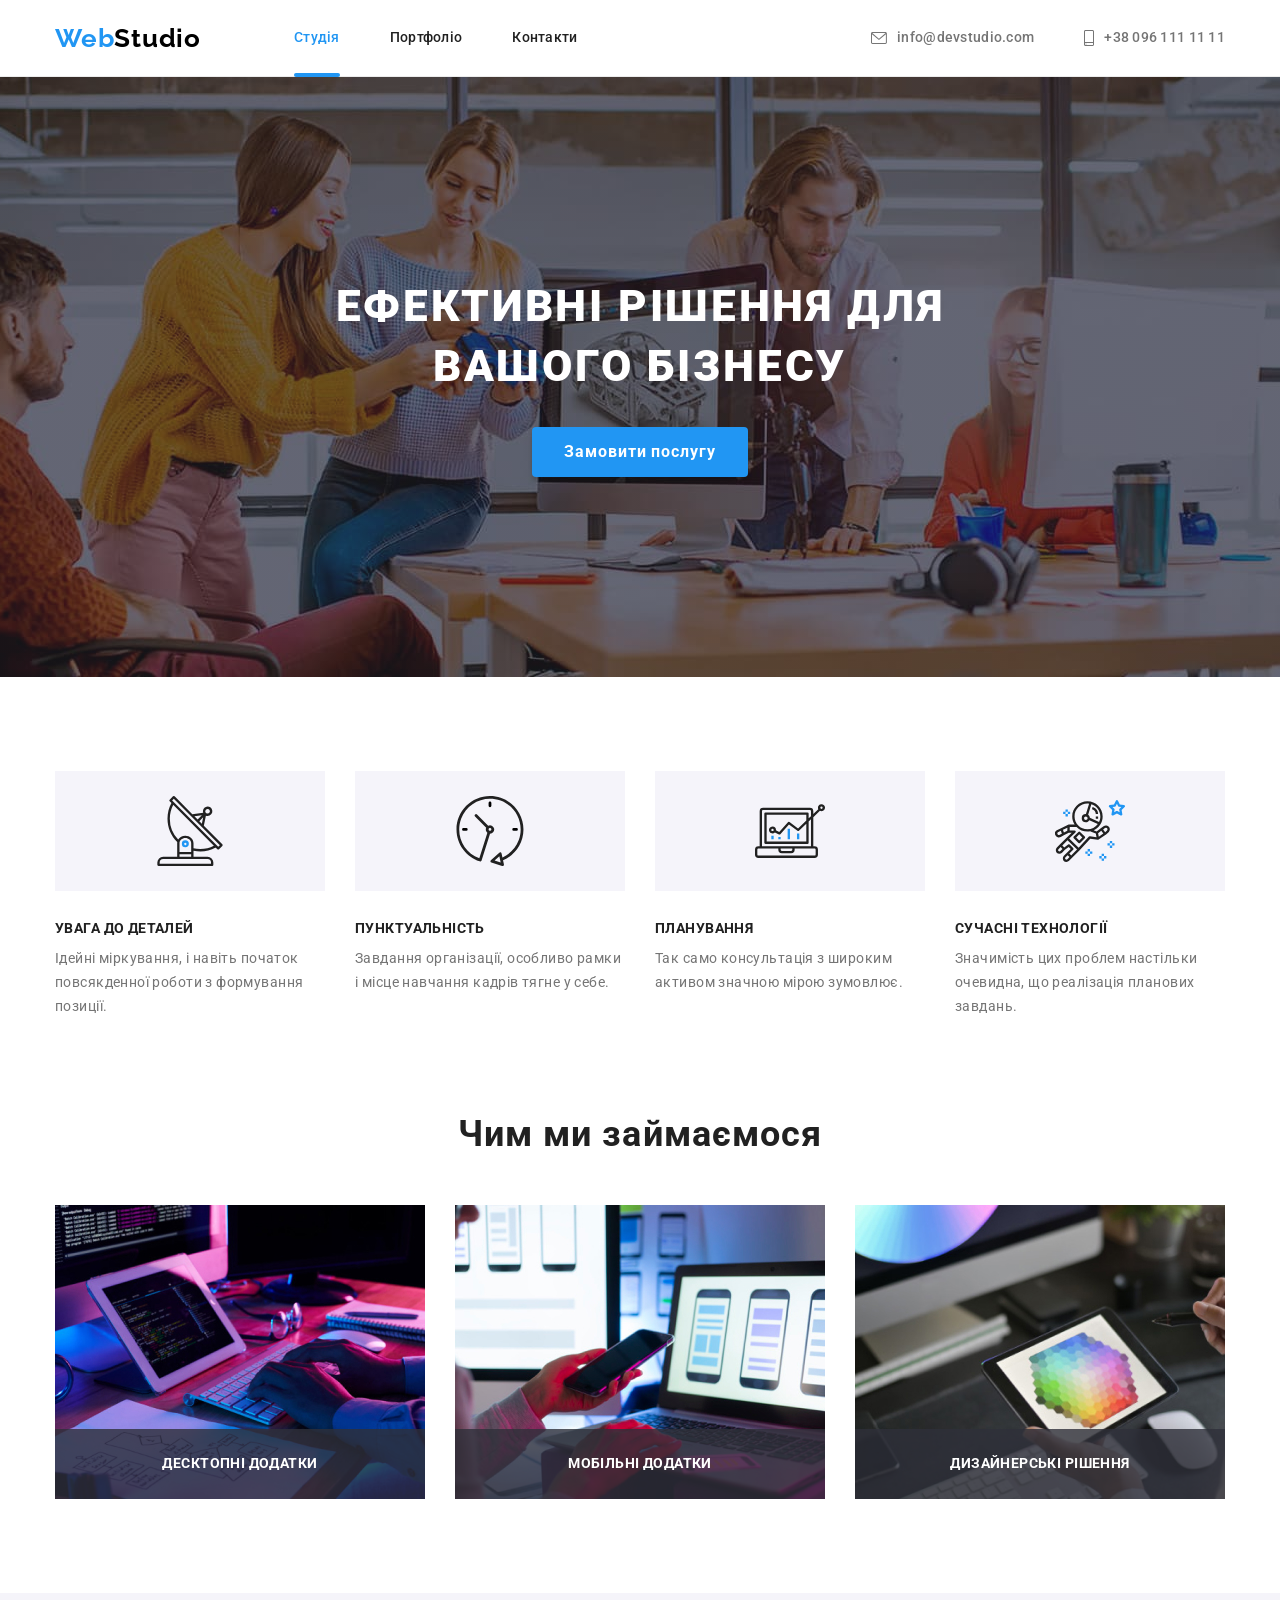
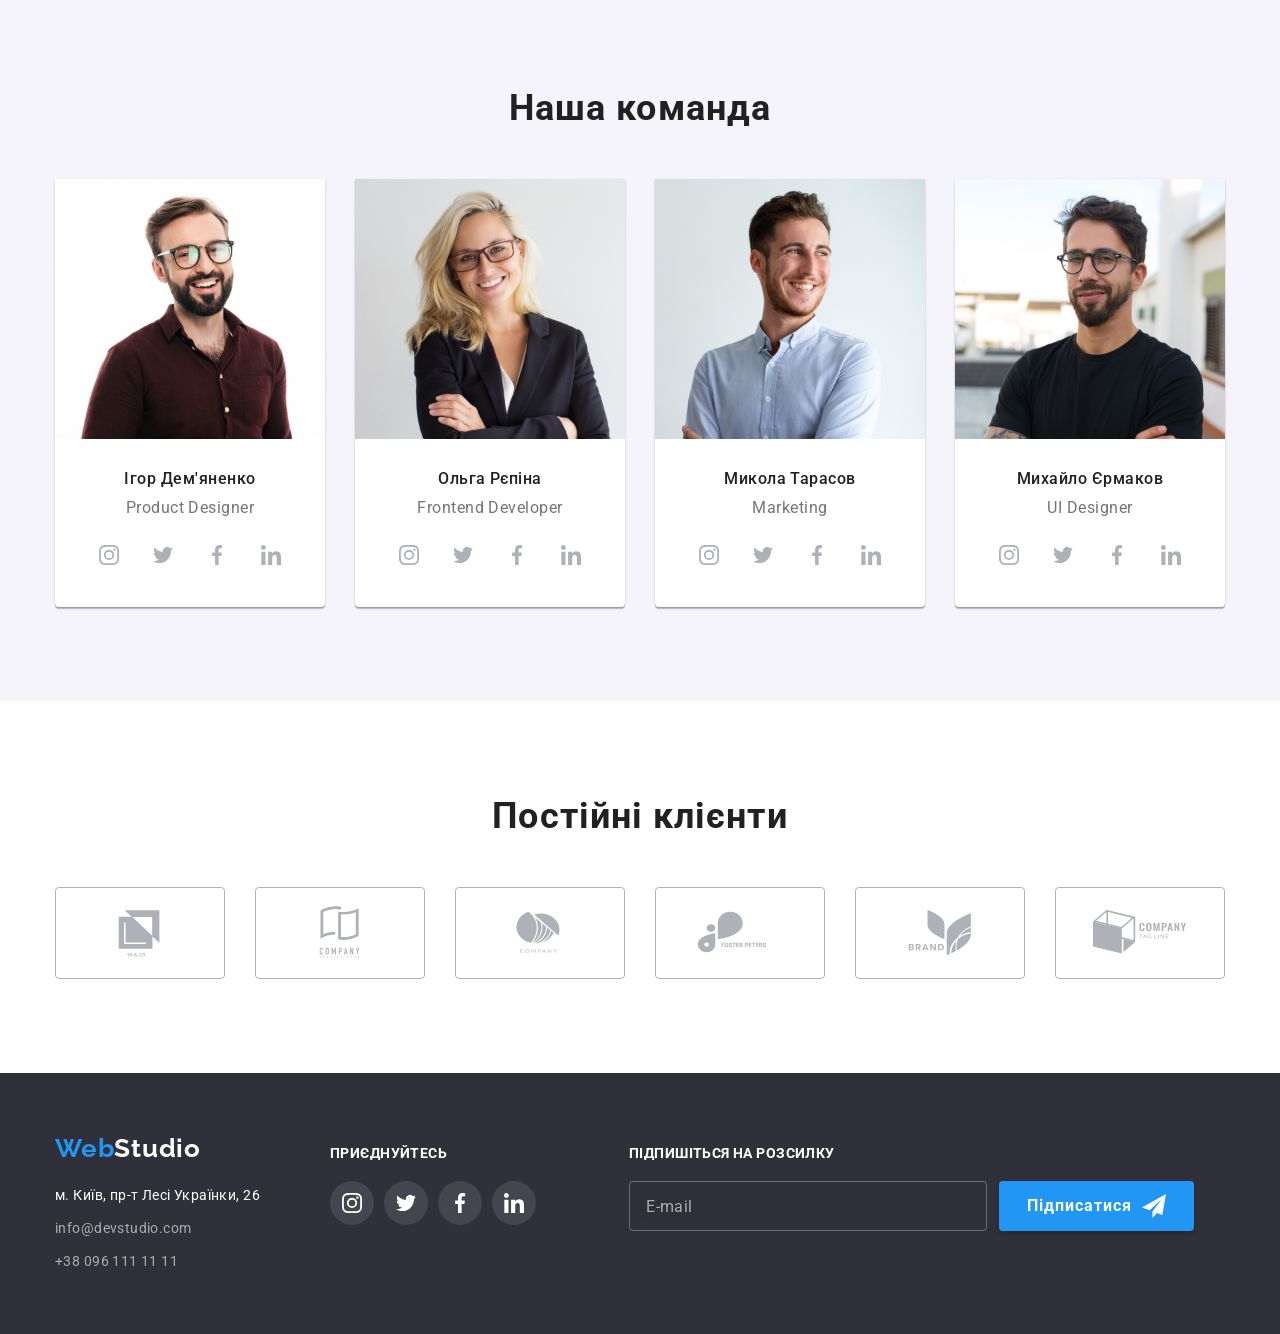
<file: index.html>
<!DOCTYPE html>
<html lang="uk">
  <head>
    <meta charset="UTF-8" />
    <meta http-equiv="X-UA-Compatible" content="IE=edge" />
    <meta name="viewport" content="width=device-width, initial-scale=1.0" />
    <title>WebStudio</title>
    <link
      href="https://fonts.googleapis.com/css2?family=Raleway:wght@700&family=Roboto:wght@400;500;700;900&display=swap"
      rel="stylesheet"
    />
    <link
      rel="stylesheet"
      href="https://cdnjs.cloudflare.com/ajax/libs/modern-normalize/1.1.0/modern-normalize.min.css"
    />
    <link rel="stylesheet" href="./css/main.min.css">
  </head>
  <body>
    <!-- header  -->
    <header class="header">
      <div class="container">
        <nav class="navigation">
          <a href="index.html" class="logo navigation__logo link"
            >Web<span class="logo_color_black">Studio</span>
          </a>
          <ul class="navigation__list list">
            <li class="navigation__item">
              <a class="navigation__link link current" href="index.html">Студія</a>
            </li>
            <li class="navigation__item">
              <a class="navigation__link link" href="portfolio.html">Портфоліо</a>
            </li>
            <li class="navigation__item">
              <a class="navigation__link link" href="/Контакти">Контакти</a>
            </li>
          </ul>
        </nav>
        <!-- contacts -->
        <ul class="contacts list">
          <li class="contacts__item">
            <a class="contacts__link link" href="mailto:info@devstudio.com">
              <svg class="contacts__logo" width="16" height="12">
                <use href="./images/icons.svg#icon-envelope"></use>
              </svg>
              info@devstudio.com</a
            >
          </li>
          <li class="contacts__item">
            <a class="contacts__link link" href="tel:+380961111111"
              ><svg class="contacts__logo" width="10" height="16">
                <use href="./images/icons.svg#icon-smartphone"></use>
              </svg>
              +38 096 111 11 11</a
            >
          </li>
        </ul>
      </div>
    </header>
    <!-- main -->
    <main>
        <!-- hero -->
        <section class="hero">
          <div class="container">
            <h1 class="hero-title">ЕФЕКТИВНІ РІШЕННЯ ДЛЯ ВАШОГО БІЗНЕСУ</h1>
            <button type="button" class="button hero-btn" data-modal-open>
              Замовити послугу
            </button>
          </div>
        </section>
  
        <!-- skill -->
        <section class="section skill">
          <div class="container">
            <h2 class="visually-hidden">Чому саме ми</h2>
            <ul class="section-list list">
              <li class="section-list__item item">
                <div class="skill__logo">
                  <svg width="70" height="70">
                    <use href="./images/icons.svg#icon-antenna"></use>
                  </svg>
                </div>
                <h3 class="skill__title">УВАГА ДО ДЕТАЛЕЙ</h3>
                <p class="skill__text">
                  Ідейні міркування, і навіть початок повсякденної роботи з
                  формування позиції.
                </p>
              </li>
              <li class="section-list__item item">
                <div class="skill__logo">
                  <svg width="70" height="70">
                    <use href="./images/icons.svg#icon-clock"></use>
                  </svg>
                </div>
                <h3 class="skill__title">ПУНКТУАЛЬНІСТЬ</h3>
                <p class="skill__text">
                  Завдання організації, особливо рамки і місце навчання кадрів
                  тягне у себе.
                </p>
              </li>
              <li class="section-list__item item">
                <div class="skill__logo">
                  <svg width="70" height="70">
                    <use href="./images/icons.svg#icon-diagram"></use>
                  </svg>
                </div>
                <h3 class="skill__title">ПЛАНУВАННЯ</h3>
                <p class="skill__text">
                  Так само консультація з широким активом значною мірою зумовлює.
                </p>
              </li>
              <li class="section-list__item item">
                <div class="skill__logo">
                  <svg width="70" height="70">
                    <use href="./images/icons.svg#icon-astronaut"></use>
                  </svg>
                </div>
                <h3 class="skill__title">СУЧАСНІ ТЕХНОЛОГІЇ</h3>
                <p class="skill__text">
                  Значимість цих проблем настільки очевидна, що реалізація
                  планових завдань.
                </p>
              </li>
            </ul>
          </div>
        </section>
  
        <!-- job -->
        <section class="section job">
          <div class="container">
            <h2 class="section__title">Чим ми займаємося</h2>
            <ul class="section-list list">
              <li class="job__item">
                <img
                  src="./images/a.jpg"
                  alt="Людина пише код на клавіатурі."
                  width="370"
                  height="294"
                />
                <div class="job__box">Десктопні додатки</div>
              </li>
              <li class="job__item">
                <img
                  src="./images/b.jpg"
                  alt="Людина розробляє стилістику мобільного додатку."
                  width="370"
                  height="294"
                />
                <div class="job__box">Мобільні додатки</div>
              </li>
              <li class="job__item">
                <img
                  src="./images/c.jpg"
                  alt="Людина підбирає правильне поєднання кольорів."
                  width="370"
                  height="294"
                />
                <div class="job__box">Дизайнерські рішення</div>
              </li>
            </ul>
          </div>
        </section>
  
        <!-- team -->
        <section class="section team">
          <div class="container">
            <h2 class="section__title">Наша команда</h2>
            <ul class="section-list list">
              <li class="section-list__item card">
                <img
                  src="./images/photo_igor.jpg"
                  alt="Фотографія Ігоря"
                  width="270"
                  height="260"
                />
                <div class="team__position">
                  <h3 class="team__title">Ігор Дем'яненко</h3>
                  <p class="team__text">Product Designer</p>
                  <ul class="social-item">
                    <li class="team__links list">
                      <a
                        class="team__icon"
                        href="/instagram"
                        target="_blank"
                        rel="noopener noreferrer nofollow"
                      >
                        <svg class="team-icon-links" width="20" height="20">
                          <use href="./images/icons.svg#icon-instagram"></use>
                        </svg>
                      </a>
                    </li>
                    <li class="team__links list">
                      <a
                        class="team__icon"
                        href="/twitter"
                        target="_blank"
                        rel="noopener noreferrer nofollow"
                      >
                        <svg width="20" height="20">
                          <use href="./images/icons.svg#icon-twitter"></use>
                        </svg>
                      </a>
                    </li>
                    <li class="team__links list">
                      <a
                        class="team__icon"
                        href="/facebook"
                        target="_blank"
                        rel="noopener noreferrer nofollow"
                      >
                        <svg width="20" height="20">
                          <use href="./images/icons.svg#icon-facebook"></use>
                        </svg>
                      </a>
                    </li>
                    <li class="team__links list">
                      <a
                        class="team__icon"
                        href="/linkedin"
                        target="_blank"
                        rel="noopener noreferrer nofollow"
                      >
                        <svg width="20" height="20">
                          <use href="./images/icons.svg#icon-linkedin"></use>
                        </svg>
                      </a>
                    </li>
                  </ul>
                </div>
              </li>
              <li class="section-list__item card">
                <img
                  src="./images/photo_olga.jpg"
                  alt="Фотографія Ольги"
                  width="270"
                  height="260"
                />
                <div class="team__position">
                  <h3 class="team__title">Ольга Рєпіна</h3>
                  <p class="team__text">Frontend Developer</p>
                  <ul class="social-item">
                    <li class="team__links list">
                      <a
                        class="team__icon"
                        href="/instagram"
                        target="_blank"
                        rel="noopener noreferrer nofollow"
                      >
                        <svg width="20" height="20">
                          <use href="./images/icons.svg#icon-instagram"></use>
                        </svg>
                      </a>
                    </li>
                    <li class="team__links list">
                      <a
                        class="team__icon"
                        href="/twitter"
                        target="_blank"
                        rel="noopener noreferrer nofollow"
                      >
                        <svg width="20" height="20">
                          <use href="./images/icons.svg#icon-twitter"></use>
                        </svg>
                      </a>
                    </li>
                    <li class="team__links list">
                      <a
                        class="team__icon"
                        href="/facebook"
                        target="_blank"
                        rel="noopener noreferrer nofollow"
                      >
                        <svg class="team-icon-links" width="20" height="20">
                          <use href="./images/icons.svg#icon-facebook"></use>
                        </svg>
                      </a>
                    </li>
                    <li class="team__links list">
                      <a
                        class="team__icon"
                        href="/linkedin"
                        target="_blank"
                        rel="noopener noreferrer nofollow"
                      >
                        <svg width="20" height="20">
                          <use href="./images/icons.svg#icon-linkedin"></use>
                        </svg>
                      </a>
                    </li>
                  </ul>
                </div>
              </li>
              <li class="section-list__item card">
                <img
                  src="./images/photo_mykola.jpg"
                  alt="Фотографія Миколи"
                  width="270"
                  height="260"
                />
                <div class="team__position">
                  <h3 class="team__title">Микола Тарасов</h3>
                  <p class="team__text">Marketing</p>
                  <ul class="social-item">
                    <li class="team__links list">
                      <a
                        class="team__icon"
                        href="/instagram"
                        target="_blank"
                        rel="noopener noreferrer nofollow"
                      >
                        <svg width="20" height="20">
                          <use href="./images/icons.svg#icon-instagram"></use>
                        </svg>
                      </a>
                    </li>
                    <li class="team__links list">
                      <a
                        class="team__icon"
                        href="/twitter"
                        target="_blank"
                        rel="noopener noreferrer nofollow"
                      >
                        <svg width="20" height="20">
                          <use href="./images/icons.svg#icon-twitter"></use>
                        </svg>
                      </a>
                    </li>
                    <li class="team__links list">
                      <a
                        class="team__icon"
                        href="/facebook"
                        target="_blank"
                        rel="noopener noreferrer nofollow"
                      >
                        <svg width="20" height="20">
                          <use href="./images/icons.svg#icon-facebook"></use>
                        </svg>
                      </a>
                    </li>
                    <li class="team__links list">
                      <a
                        class="team__icon"
                        href="/linkedin"
                        target="_blank"
                        rel="noopener noreferrer nofollow"
                      >
                        <svg width="20" height="20">
                          <use href="./images/icons.svg#icon-linkedin"></use>
                        </svg>
                      </a>
                    </li>
                  </ul>
                </div>
              </li>
              <li class="section-list__item card">
                <img
                  src="./images/photo_mykhaylo.jpg"
                  alt="Фотографія Михайла"
                  width="270"
                  height="260"
                />
                <div class="team__position">
                  <h3 class="team__title">Михайло Єрмаков</h3>
                  <p class="team__text">UI Designer</p>
                  <ul class="social-item">
                    <li class="team__links list">
                      <a
                        class="team__icon"
                        href="/instagram"
                        target="_blank"
                        rel="noopener noreferrer nofollow"
                      >
                        <svg width="20" height="20">
                          <use href="./images/icons.svg#icon-instagram"></use>
                        </svg>
                      </a>
                    </li>
                    <li class="team__links list">
                      <a
                        class="team__icon"
                        href="/twitter"
                        target="_blank"
                        rel="noopener noreferrer nofollow"
                      >
                        <svg width="20" height="20">
                          <use href="./images/icons.svg#icon-twitter"></use>
                        </svg>
                      </a>
                    </li>
                    <li class="team__links list">
                      <a
                        class="team__icon"
                        href="/facebook"
                        target="_blank"
                        rel="noopener noreferrer nofollow"
                      >
                        <svg width="20" height="20">
                          <use href="./images/icons.svg#icon-facebook"></use>
                        </svg>
                      </a>
                    </li>
                    <li class="team__links list">
                      <a
                        class="team__icon"
                        href="/linkedin"
                        target="_blank"
                        rel="noopener noreferrer nofollow"
                      >
                        <svg width="20" height="20">
                          <use href="./images/icons.svg#icon-linkedin"></use>
                        </svg>
                      </a>
                    </li>
                  </ul>
                </div>
              </li>
            </ul>
          </div>
        </section>
        <!-- clients -->
        <section class="section clients">
          <div class="container">
            <h2 class="section__title">Постійні клієнти</h2>
              <ul class="clients__item list">
                <li class="clients__list">
                  <a
                    class="clients__links"
                    href=""
                    target="_blank"
                    rel="noopener noreferrer nofollow"
                  >
                    <svg class="clients__icon">
                      <use href="./images/icons.svg#icon-logo_tc"></use>
                    </svg>
                  </a>
                </li>
                <li class="clients__list">
                  <a
                    class="clients__links"
                    href=""
                    target="_blank"
                    rel="noopener noreferrer nofollow"
                  >
                    <svg class="clients__icon">
                      <use href="./images/icons.svg#icon-logo_cth"></use>
                    </svg>
                  </a>
                </li>
                <li class="clients__list">
                  <a
                    class="clients__links"
                    href=""
                    target="_blank"
                    rel="noopener noreferrer nofollow"
                  >
                    <svg class="clients__icon">
                      <use href="./images/icons.svg#icon-logo_company"></use>
                    </svg>
                  </a>
                </li>
                <li class="clients__list">
                  <a
                    class="clients__links"
                    href=""
                    target="_blank"
                    rel="noopener noreferrer nofollow"
                  >
                    <svg class="clients__icon">
                      <use href="./images/icons.svg#icon-foster_peters"></use>
                    </svg>
                  </a>
                </li>
                <li class="clients__list">
                  <a
                    class="clients__links"
                    href=""
                    target="_blank"
                    rel="noopener noreferrer nofollow"
                  >
                    <svg class="clients__icon">
                      <use href="./images/icons.svg#icon-brand"></use>
                    </svg>
                  </a>
                </li>
                <li class="clients__list">
                  <a
                    class="clients__links"
                    href=""
                    target="_blank"
                    rel="noopener noreferrer nofollow"
                  >
                    <svg class="clients__icon">
                      <use href="./images/icons.svg#icon-logo_ctl"></use>
                    </svg>
                  </a>
                </li>
              </ul>
          </div>
        </section>
      </main>
      <!-- footer -->
      <footer class="footer">
        <div class="container footer-block">
          <div class="address-block">
            <a href="index.html" class="logo footer-logo link"
              >Web<span class="logo_color_white">Studio</span></a
            >
            <address class="footer-address">
              <ul class="footer-contacts-list list">
                <li class="footer-contacts-item">
                  <a
                    href="https://goo.gl/maps/3zeDdeHrW4QCqBMXA"
                    target="_blank"
                    rel="noopener noreferrer nofollow"
                    class="footer-address-place link"
                    >м. Київ, пр-т Лесі Українки, 26</a
                  >
                </li>
  
                <li class="footer-contacts-item">
                  <a
                    class="footer-contacts-link link"
                    href="mailto:info@devstudio.com"
                    >info@devstudio.com</a
                  >
                </li>
                <li class="footer-contacts-item">
                  <a class="footer-contacts-link link" href="tel:+380961111111"
                    >+38 096 111 11 11</a
                  >
                </li>
              </ul>
            </address>
          </div>
          <!-- Social links -->
          <div class="footer-social-position">
            <h2 class="footer-title-social">приєднуйтесь</h2>
            <ul class="social-item">
              <li class="footer-social-links list">
                <a
                  class="footer-icon"
                  href="/instagram"
                  target="_blank"
                  rel="noopener noreferrer nofollow"
                >
                  <svg class="team-icon-links" width="20" height="20">
                    <use href="./images/icons.svg#icon-instagram"></use>
                  </svg>
                </a>
              </li>
              <li class="footer-social-links list">
                <a
                  class="footer-icon"
                  href="/twitter"
                  target="_blank"
                  rel="noopener noreferrer nofollow"
                >
                  <svg width="20" height="20">
                    <use href="./images/icons.svg#icon-twitter"></use>
                  </svg>
                </a>
              </li>
              <li class="footer-social-links list">
                <a
                  class="footer-icon"
                  href="/facebook"
                  target="_blank"
                  rel="noopener noreferrer nofollow"
                >
                  <svg class="team-icon-links" width="20" height="20">
                    <use href="./images/icons.svg#icon-facebook"></use>
                  </svg>
                </a>
              </li>
              <li class="footer-social-links list">
                <a
                  class="footer-icon"
                  href="/linkedin"
                  target="_blank"
                  rel="noopener noreferrer nofollow"
                >
                  <svg class="team-icon-links" width="20" height="20">
                    <use href="./images/icons.svg#icon-linkedin"></use>
                  </svg>
                </a>
              </li>
            </ul>
          </div>
          <!-- mail form -->
          <form class="footer-form">
            <h2 class="footer-title-social">Підпишіться на розсилку</h2>
            <label for="email" class="visually-hidden">E-mail</label>
            <div class="footer-send-form">
              <input
                type="text"
                name="email"
                id="email"
                class="footer-mail-form"
                placeholder="E-mail"
              />
              <button type="submit" class="button footer-button">
                Підписатися
                <svg class="footer-button-img" width="24" height="24">
                  <use href="./images/icons.svg#icon-send"></use>
                </svg>
              </button>
            </div>
          </form>
        </div>
      </footer>
      <!-- backdrop -->
      <div class="backdrop is-hidden" data-modal>
        <div class="modal">
          <button class="close-btn" type="button" data-modal-close>
            <svg class="close-icon">
              <use href="./images/icons.svg#icon-close_icon"></use>
            </svg>
          </button>
          <p class="modal-title">Залиште свої дані, ми вам передзвонимо</p>
          <form>
            <div class="modal-field">
              <label for="user-name" class="modal-label">Ім'я</label>
              <div class="input-wrap">
                <input
                  type="text"
                  name="user-name"
                  class="modal-input"
                  required
                  id="user-name"
                />
                <svg class="modal-icon" width="18" height="18">
                  <use href="./images/icons.svg#icon-person"></use>
                </svg>
              </div>
            </div>
            <div class="modal-field">
              <label for="user-tel" class="modal-label">Телефон</label>
              <div class="input-wrap">
                <input
                  type="tel"
                  name="user-tel"
                  class="modal-input"
                  required
                  id="user-tel"
                />
                <svg class="modal-icon" width="18" height="18">
                  <use href="./images/icons.svg#icon-phone"></use>
                </svg>
              </div>
            </div>
            <div class="modal-field">
              <label for="user-email" class="modal-label">Пошта</label>
              <div class="input-wrap">
                <input
                  type="email"
                  name="user-email"
                  class="modal-input"
                  required
                  id="user-email"
                />
                <svg class="modal-icon" width="18" height="18">
                  <use href="./images/icons.svg#icon-email-black"></use>
                </svg>
              </div>
            </div>
            <div class="modal-field">
              <label for="user-comment" class="modal-label">Коментар</label>
              <textarea
                name="user-comment"
                id="user-comment"
                class="modal-comment"
                placeholder="Введіть текст"
              ></textarea>
            </div>
            <label class="form-privacy">
              <input type="checkbox" name="checkbox" class="visually-hidden" />
              <span class="form-icon">
                <svg class="icon-check" width="13" height="10">
                  <use href="./images/icons.svg#icon-check"></use>
                </svg>
              </span>
              Погоджуюся з розсилкою та приймаю <a href="#">Умови договору</a>
            </label>
            <button type="submit" class="button modal-button">Відправити</button>
          </form>
        </div>
      </div>
      <script src="./js/modal.js"></script>
    </body>
  </html>
</file>
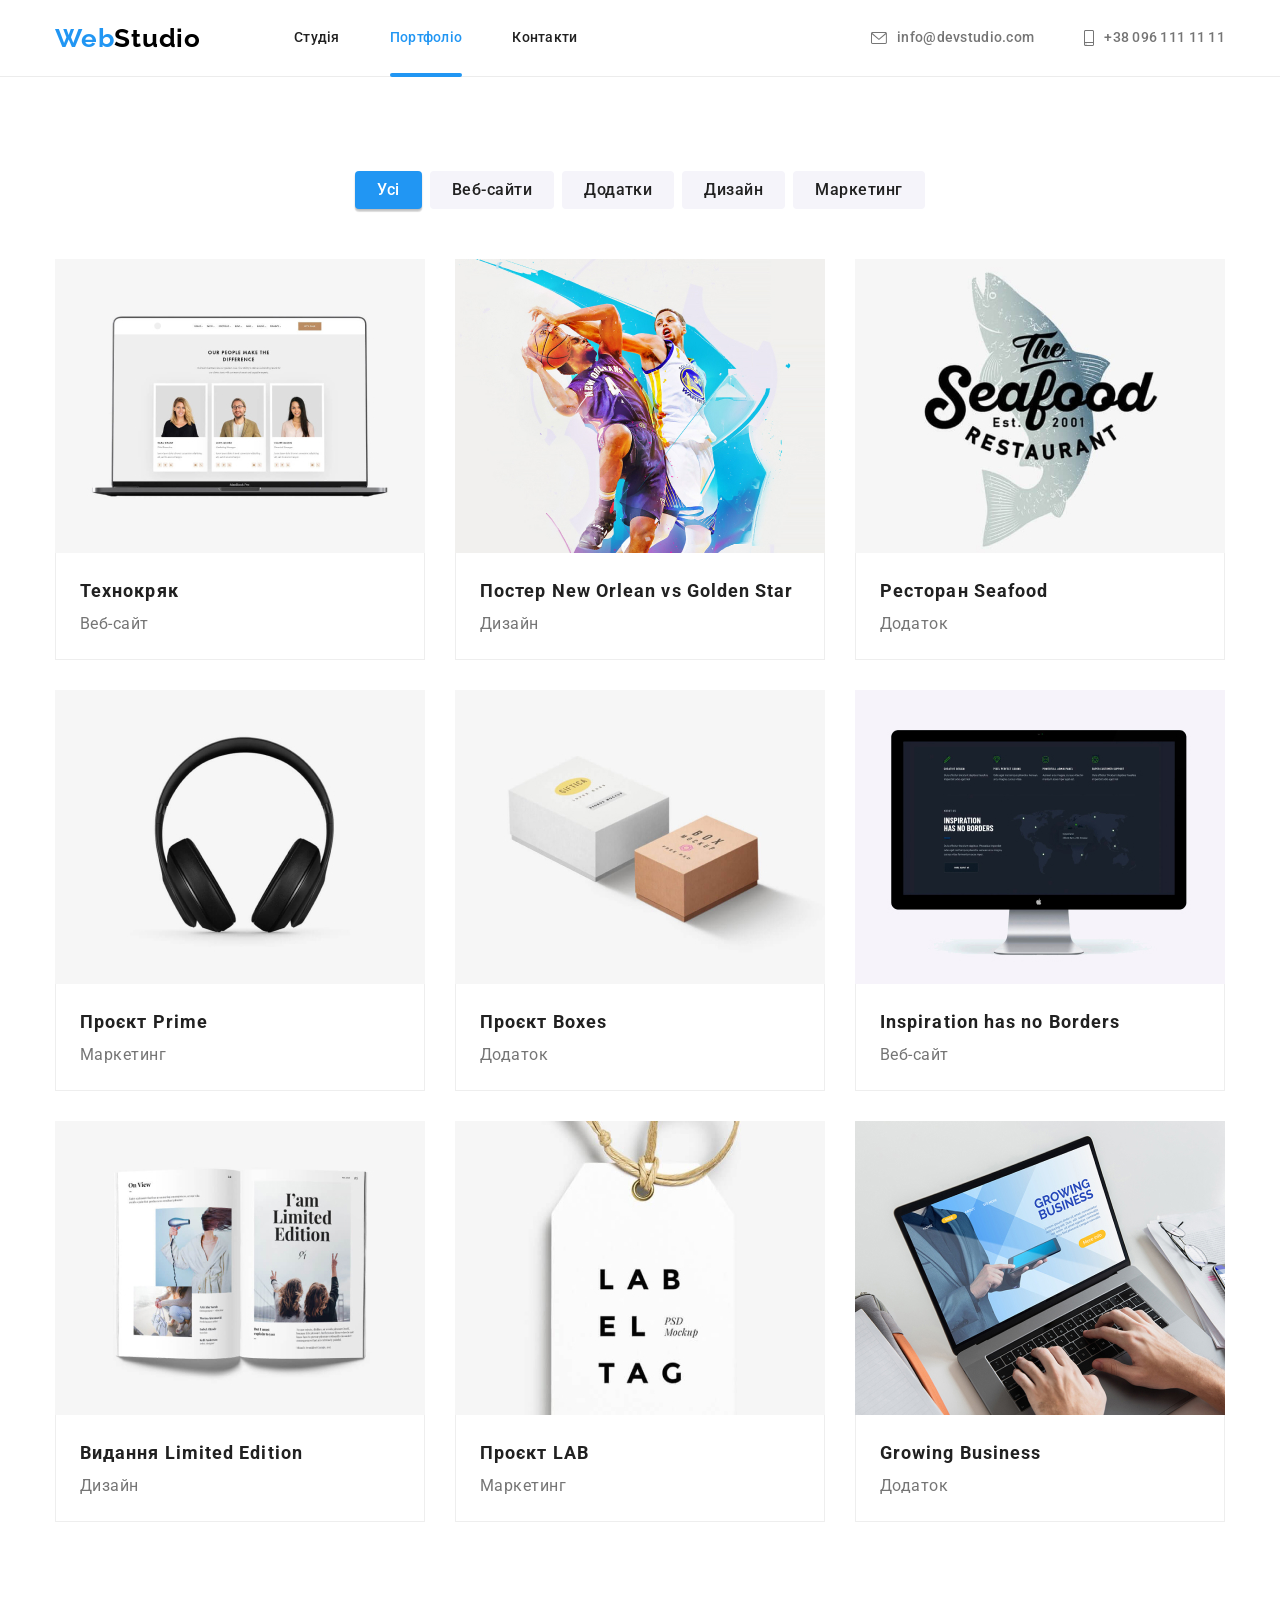
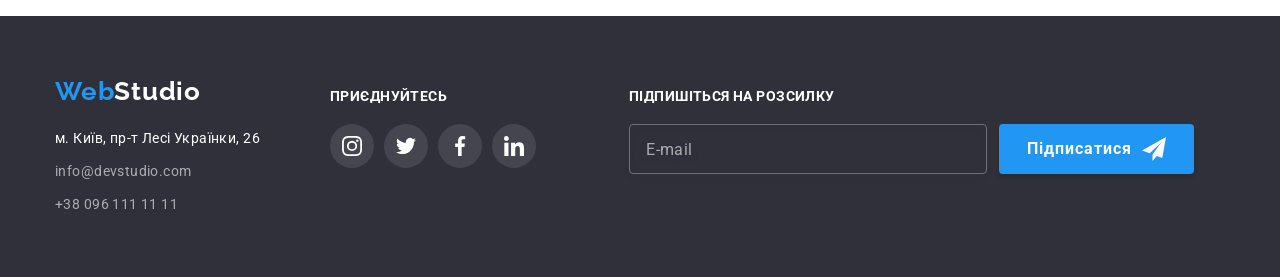
<file: portfolio.html>
<!DOCTYPE html>
<html lang="uk">
  <head>
    <meta charset="UTF-8" />
    <meta http-equiv="X-UA-Compatible" content="IE=edge" />
    <meta name="viewport" content="width=device-width, initial-scale=1.0" />
    <title>Portfolio</title>
    <link
      href="https://fonts.googleapis.com/css2?family=Raleway:wght@700&family=Roboto:wght@400;500;700;900&display=swap"
      rel="stylesheet"
    />
    <link
      rel="stylesheet"
      href="https://cdnjs.cloudflare.com/ajax/libs/modern-normalize/1.1.0/modern-normalize.min.css"
    />
    <link
    rel="stylesheet"
    href="https://cdnjs.cloudflare.com/ajax/libs/animate.css/4.1.1/animate.min.css"
  />
    <link rel="stylesheet" href="./css/main.min.css">
  </head>
  <body>
       <!-- header  -->
    <header class="header">
      <div class="container">
        <nav class="navigation">
          <a href="index.html" class="logo navigation__logo link"
            >Web<span class="logo_color_black">Studio</span>
          </a>
          <ul class="navigation__list list">
            <li class="navigation__item">
              <a class="navigation__link link" href="index.html">Студія</a>
            </li>
            <li class="navigation__item">
              <a class="navigation__link link current" href="portfolio.html">Портфоліо</a>
            </li>
            <li class="navigation__item">
              <a class="navigation__link link" href="/Контакти">Контакти</a>
            </li>
          </ul>
        </nav>
        <!-- contacts -->
        <ul class="contacts list">
          <li class="contacts__item">
            <a class="contacts__link link" href="mailto:info@devstudio.com">
              <svg class="contacts__logo" width="16" height="12">
                <use href="./images/icons.svg#icon-envelope"></use>
              </svg>
              info@devstudio.com</a
            >
          </li>
          <li class="contacts__item">
            <a class="contacts__link link" href="tel:+380961111111"
              ><svg class="contacts__logo" width="10" height="16">
                <use href="./images/icons.svg#icon-smartphone"></use>
              </svg>
              +38 096 111 11 11</a
            >
          </li>
        </ul>
      </div>
    </header>

    <!-- main -->
    <main>
      <section class="section-portfolio">
        <div class="container">
          <h1 class="visually-hidden">Галерея робіт</h1>
          <!-- button -->
          <ul class="portfolio-btn-list list">
            <li class="portfolio-btn-item">
              <button class="section-portfolio-btn current" type="button">
                Усі
              </button>
            </li>
            <li class="portfolio-btn-item">
              <button class="section-portfolio-btn" type="button">
                Веб-сайти
              </button>
            </li>
            <li class="portfolio-btn-item">
              <button class="section-portfolio-btn" type="button">
                Додатки
              </button>
            </li>
            <li class="portfolio-btn-item">
              <button class="section-portfolio-btn" type="button">
                Дизайн
              </button>
            </li>
            <li class="portfolio-btn-item">
              <button class="section-portfolio-btn" type="button">
                Маркетинг
              </button>
            </li>
          </ul>
          <!-- examples -->
          <ul class="portfolio-examples-list list">
            <li class="portfolio-examples-item">
              <a href="" class="portfolio-examples-link link">
                <div class="portfolio-examples-thumb">
                  <img
                    src="./images/notebook.jpg"
                    alt="Ноутбук з фотокартками трьох людей."
                    width="370"
                  />
                  <p class="examples-top-text">Ресурс пропонує комплексні пропозиції 
                    з різним рівнем функціоналу та сервісів. Все це дозволить 
                    відвідувачу отримати вичерпні відомості про компанію чи приватну 
                    особу.</p>
                </div>
                <div class="portfolio-examples-border">
                  <h2 class="portfolio-examples-title">Технокряк</h2>
                  <p class="portfolio-examples-text">Веб-сайт</p>
                </div>
              </a>
            </li>
            <li class="portfolio-examples-item">
              <a href="" class="portfolio-examples-link link"> 
                <div class="portfolio-examples-thumb">
                  <img
                    src="./images/basketball.jpg"
                    alt="Баскетболіст намагається відібрати м'яч в іншого."
                    width="370"
                  />
                  <p class="examples-top-text">Ресурс пропонує комплексні пропозиції 
                    з різним рівнем функціоналу та сервісів. Все це дозволить 
                    відвідувачу отримати вичерпні відомості про компанію чи приватну 
                    особу.</p>
                </div>
                <div class="portfolio-examples-border">
                  <h2 class="portfolio-examples-title">
                    Постер New Orlean vs Golden Star
                  </h2>
                  <p class="portfolio-examples-text">Дизайн</p>
                </div>
              </a>
            </li>
            <li class="portfolio-examples-item">
              <a href="" class="portfolio-examples-link link">
                <div class="portfolio-examples-thumb">
                  <img
                    src="./images/fish.jpg"
                    alt="Логотип рибного ресторану."
                    width="370"
                  />
                  <p class="examples-top-text">Ресурс пропонує комплексні пропозиції 
                    з різним рівнем функціоналу та сервісів. Все це дозволить 
                    відвідувачу отримати вичерпні відомості про компанію чи приватну 
                    особу.</p>
                </div>
                <div class="portfolio-examples-border">
                  <h2 class="portfolio-examples-title">Ресторан Seafood</h2>
                  <p class="portfolio-examples-text">Додаток</p>
                </div>
              </a>
            </li>
            <li class="portfolio-examples-item">
              <a href="" class="portfolio-examples-link link">
                <div class="portfolio-examples-thumb">
                  <img
                    src="./images/headphones.jpg"
                    alt="Ігорові навушники."
                    width="370"
                  />
                  <p class="examples-top-text">Ресурс пропонує комплексні пропозиції 
                    з різним рівнем функціоналу та сервісів. Все це дозволить 
                    відвідувачу отримати вичерпні відомості про компанію чи приватну 
                    особу.</p>
                </div>
                <div class="portfolio-examples-border">
                  <h2 class="portfolio-examples-title">Проєкт Prime</h2>
                  <p class="portfolio-examples-text">Маркетинг</p>
                </div>
              </a>
            </li>
            <li class="portfolio-examples-item">
              <a href="" class="portfolio-examples-link link">
                <div class="portfolio-examples-thumb">
                  <img src="./images/box.jpg" alt="Дві коробки." width="370" />
                  <p class="examples-top-text">Ресурс пропонує комплексні пропозиції 
                    з різним рівнем функціоналу та сервісів. Все це дозволить 
                    відвідувачу отримати вичерпні відомості про компанію чи приватну 
                    особу.</p>
                </div>
                <div class="portfolio-examples-border">
                  <h2 class="portfolio-examples-title">Проєкт Boxes</h2>
                  <p class="portfolio-examples-text">Додаток</p>
                </div>
              </a>
            </li>
            <li class="portfolio-examples-item">
              <a href="" class="portfolio-examples-link link">
                <div class="portfolio-examples-thumb">
                  <img
                    src="./images/computer.jpg"
                    alt="Компьютер на якому відображен сайт з мапою світу."
                    width="370"
                  />
                  <p class="examples-top-text">Ресурс пропонує комплексні пропозиції 
                    з різним рівнем функціоналу та сервісів. Все це дозволить 
                    відвідувачу отримати вичерпні відомості про компанію чи приватну 
                    особу.</p>
                </div>
                <div class="portfolio-examples-border">
                  <h2 class="portfolio-examples-title">
                    Inspiration has no Borders
                  </h2>
                  <p class="portfolio-examples-text">Веб-сайт</p>
                </div>
              </a>
            </li>
            <li class="portfolio-examples-item">
              <a href="" class="portfolio-examples-link link">
                <div class="portfolio-examples-thumb">
                  <img
                    src="./images/book.jpg"
                    alt="Жіночий журнал."
                    width="370"
                  />
                  <p class="examples-top-text">Ресурс пропонує комплексні пропозиції 
                    з різним рівнем функціоналу та сервісів. Все це дозволить 
                    відвідувачу отримати вичерпні відомості про компанію чи приватну 
                    особу.</p>
                </div>
                <div class="portfolio-examples-border">
                  <h2 class="portfolio-examples-title">
                    Видання Limited Edition
                  </h2>
                  <p class="portfolio-examples-text">Дизайн</p>
                </div>
              </a>
            </li>
            <li class="portfolio-examples-item">
              <a href="" class="portfolio-examples-link link">
                <div class="portfolio-examples-thumb">
                  <img
                    src="./images/label.jpg"
                    alt="Лейбел з підписом. "
                    width="370"
                  />
                  <p class="examples-top-text">Ресурс пропонує комплексні пропозиції 
                    з різним рівнем функціоналу та сервісів. Все це дозволить 
                    відвідувачу отримати вичерпні відомості про компанію чи приватну 
                    особу.</p>
                </div>
                <div class="portfolio-examples-border">
                  <h2 class="portfolio-examples-title">Проєкт LAB</h2>
                  <p class="portfolio-examples-text">Маркетинг</p>
                </div>
              </a>
            </li>
            <li class="portfolio-examples-item">
              <a href="" class="portfolio-examples-link link">
                <div class="portfolio-examples-thumb">
                  <img
                    src="./images/deal.jpg"
                    alt="Людина друкує на ноутбуці."
                    width="370"
                  />
                  <p class="examples-top-text">Ресурс пропонує комплексні пропозиції 
                    з різним рівнем функціоналу та сервісів. Все це дозволить 
                    відвідувачу отримати вичерпні відомості про компанію чи приватну 
                    особу.</p>
                </div>
                <div class="portfolio-examples-border">
                  <h2 class="portfolio-examples-title">Growing Business</h2>
                  <p class="portfolio-examples-text">Додаток</p>
                </div>
              </a>
            </li>
          </ul>
        </div>
      </section>
    </main>

      <!-- footer -->
      <footer class="footer">
        <div class="container footer-block">
          <div class="address-block">
            <a href="index.html" class="logo footer-logo link"
              >Web<span class="logo_color_white">Studio</span></a
            >
            <address class="footer-address">
              <ul class="footer-contacts-list list">
                <li class="footer-contacts-item">
                  <a
                    href="https://goo.gl/maps/3zeDdeHrW4QCqBMXA"
                    target="_blank"
                    rel="noopener noreferrer nofollow"
                    class="footer-address-place link"
                    >м. Київ, пр-т Лесі Українки, 26</a
                  >
                </li>
  
                <li class="footer-contacts-item">
                  <a
                    class="footer-contacts-link link"
                    href="mailto:info@devstudio.com"
                    >info@devstudio.com</a
                  >
                </li>
                <li class="footer-contacts-item">
                  <a class="footer-contacts-link link" href="tel:+380961111111"
                    >+38 096 111 11 11</a
                  >
                </li>
              </ul>
            </address>
          </div>
          <!-- Social links -->
          <div class="footer-social-position">
            <h2 class="footer-title-social">приєднуйтесь</h2>
            <ul class="social-item">
              <li class="footer-social-links list">
                <a
                  class="footer-icon"
                  href="/instagram"
                  target="_blank"
                  rel="noopener noreferrer nofollow"
                >
                  <svg class="team-icon-links" width="20" height="20">
                    <use href="./images/icons.svg#icon-instagram"></use>
                  </svg>
                </a>
              </li>
              <li class="footer-social-links list">
                <a
                  class="footer-icon"
                  href="/twitter"
                  target="_blank"
                  rel="noopener noreferrer nofollow"
                >
                  <svg width="20" height="20">
                    <use href="./images/icons.svg#icon-twitter"></use>
                  </svg>
                </a>
              </li>
              <li class="footer-social-links list">
                <a
                  class="footer-icon"
                  href="/facebook"
                  target="_blank"
                  rel="noopener noreferrer nofollow"
                >
                  <svg class="team-icon-links" width="20" height="20">
                    <use href="./images/icons.svg#icon-facebook"></use>
                  </svg>
                </a>
              </li>
              <li class="footer-social-links list">
                <a
                  class="footer-icon"
                  href="/linkedin"
                  target="_blank"
                  rel="noopener noreferrer nofollow"
                >
                  <svg class="team-icon-links" width="20" height="20">
                    <use href="./images/icons.svg#icon-linkedin"></use>
                  </svg>
                </a>
              </li>
            </ul>
          </div>
          <!-- mail form -->
          <form class="footer-form">
            <h2 class="footer-title-social">Підпишіться на розсилку</h2>
            <label for="email" class="visually-hidden">E-mail</label>
            <div class="footer-send-form">
              <input
                type="text"
                name="email"
                id="email"
                class="footer-mail-form"
                placeholder="E-mail"
              />
              <button type="submit" class="button footer-button">
                Підписатися
                <svg class="footer-button-img" width="24" height="24">
                  <use href="./images/icons.svg#icon-send"></use>
                </svg>
              </button>
            </div>
          </form>
        </div>
      </footer>
  </body>
</html>
</file>
<file: css/main.min.css>
.header{border-bottom:1px solid #ececec}.header .container{display:flex;align-items:center;justify-content:space-between}.navigation{display:flex;align-items:center}.navigation__logo{margin-right:93px}.logo_color_black{color:var(--secondary-logo-color)}.navigation__item:not(:last-child){margin-right:50px}.navigation__list,.contacts{display:flex;align-items:center}.navigation__link{position:relative;display:block}.navigation__link,.contacts__link{font-weight:500;font-size:14px;line-height:1.14;letter-spacing:.02em;padding-top:30px;padding-bottom:30px;display:inline-flex;align-items:center;transition:color 250ms cubic-bezier(0.4, 0, 0.2, 1)}.navigation__link:hover,.navigation__link:focus,.navigation__link.current,.contacts__link:hover,.contacts__link:focus,.footer-address-place:hover,.footer-address-place:focus,.footer-contacts-link:hover,.footer-contacts-link:focus{color:var(--accent-color)}.navigation__link.current::after{content:"";position:absolute;width:100%;height:4px;background-color:var(--accent-color);border-radius:2px;bottom:0;transform:translateY(1px)}.navigation__link{color:var(--title-text-color)}.contacts__link{color:var(--primary-text-color)}.contacts__item:not(:last-child){margin-right:50px}.contacts__logo{margin-right:10px;fill:currentColor}.hero{background-color:var(--secondary-bg-color);padding-top:200px;padding-bottom:200px;max-width:1600px;height:600px;margin:0 auto;background-image:linear-gradient(rgba(47, 48, 58, 0.4), rgba(47, 48, 58, 0.4)),url(../images/hero-bg.jpg);background-repeat:no-repeat;background-position:center;background-size:cover}.hero-title{font-weight:900;font-size:44px;line-height:1.36;text-align:center;letter-spacing:.06em;text-transform:uppercase;color:var(--primary-bg-color);width:696px;margin:0 auto 30px}.hero-btn{padding:10px 32px;height:50px;min-width:216px}.footer{background-color:var(--secondary-bg-color);padding-top:60px;padding-bottom:60px}.footer-block{display:flex;align-items:flex-start}.address-block{margin-right:70px}.logo_color_white{color:var(--primary-bg-color)}.footer-address{margin-top:20px}.footer-address-place,.footer-contacts-link{font-size:14px;line-height:1.71;letter-spacing:.03em;font-style:normal;display:block;transition:color 250ms cubic-bezier(0.4, 0, 0.2, 1)}.footer-address-place{color:var(--primary-bg-color);margin-bottom:9px}.footer-contacts-link{color:rgba(255,255,255,.6)}.footer-contacts-item:not(:last-child){margin-bottom:9px}.footer-social-position{padding-top:12px;margin-right:93px}.footer-title-social{font-weight:700;font-size:14px;line-height:16px;letter-spacing:.03em;text-transform:uppercase;color:var(--primary-bg-color);margin-bottom:20px}.footer-social-links{background-color:rgba(255,255,255,.1);fill:#fff;border-radius:50%}.footer-icon{width:44px;height:44px;border-radius:50%;display:flex;justify-content:center;align-items:center;transition:fill 250ms cubic-bezier(0.4, 0, 0.2, 1),background-color 250ms cubic-bezier(0.4, 0, 0.2, 1)}.footer-icon:hover,.footer-icon:focus{fill:var(--primary-bg-color);background-color:var(--accent-color)}.footer-social-links:not(:last-child){margin-right:10px}.social-item{display:inline-flex}.footer-form{padding-top:12px}.footer-send-form{display:inline-flex;align-items:center}.footer-mail-form{width:358px;height:50px;background-color:rgba(0,0,0,0);border:1px solid rgba(255,255,255,.3);filter:drop-shadow(0px 4px 4px rgba(0, 0, 0, 0.15));border-radius:4px;padding-left:16px;font-size:16px;line-height:1.25;letter-spacing:.03em;color:#fff;margin-right:12px}.footer-mail-form::placeholder{font-weight:400;font-size:16px;line-height:1.25;display:flex;align-items:center;letter-spacing:.03em;color:rgba(255,255,255,.6)}.footer-button{padding:10px 28px}.footer-button-img{margin-left:10px}.backdrop{position:fixed;top:0;background-color:rgba(0,0,0,.2);width:100%;height:100%;transition:opacity 250ms cubic-bezier(0.4, 0, 0.2, 1),visibility 250ms cubic-bezier(0.4, 0, 0.2, 1)}.modal{width:528px;min-height:581px;background-color:var(--primary-bg-color);box-shadow:0px 1px 3px rgba(0,0,0,.12),0px 1px 1px rgba(0,0,0,.14),0px 2px 1px rgba(0,0,0,.2);border-radius:4px;position:absolute;top:50%;left:50%;padding:40px;transform:translate(-50%, -50%) scale(1);transition:transform 250ms cubic-bezier(0.4, 0, 0.2, 1)}.backdrop.is-hidden .modal{transform:translate(-50%, -50%) scale(0)}.close-btn{position:absolute;right:8px;top:8px;display:flex;justify-content:center;align-items:center;width:30px;height:30px;padding:0;background-color:rgba(0,0,0,0);border:1px solid rgba(0,0,0,.1);border-radius:50%;cursor:pointer;transition:fill 250ms cubic-bezier(0.4, 0, 0.2, 1)}.close-icon{width:11px;height:11px;fill:#000;transition:fill 250ms cubic-bezier(0.4, 0, 0.2, 1)}.close-icon:hover{fill:var(--accent-color)}.close-btn:focus .close-icon{fill:var(--accent-color)}.modal-title{font-weight:700;font-size:20px;line-height:1.15;text-align:center;letter-spacing:.03em;color:var(--title-text-color);margin-bottom:12px}.modal-label{display:block;margin-bottom:4px;font-weight:400;font-size:12px;line-height:1.17;letter-spacing:.01em;color:#757575}.input-wrap{position:relative}.modal-input{display:block;width:100%;height:40px;border:1px solid rgba(33,33,33,.2);border-radius:4px;margin-bottom:10px;background-color:rgba(0,0,0,0);font-size:14px;line-height:1.71;letter-spacing:.03em;color:var(--primary-text-color);padding-left:42px;cursor:border 1px solid #000;transition:outline-color 250ms cubic-bezier(0.4, 0, 0.2, 1)}.modal-input:focus{outline-color:var(--accent-color)}.modal-input:focus+.modal-icon{fill:var(--accent-color)}.modal-icon{position:absolute;left:10px;top:50%;transform:translateY(-50%);transition:fill 250ms cubic-bezier(0.4, 0, 0.2, 1)}.modal-comment{width:100%;height:120px;margin-bottom:20px;padding:12px 16px;background-color:rgba(0,0,0,0);font-size:12px;line-height:1.17;letter-spacing:.01em;color:var(--primary-text-color);border:1px solid rgba(33,33,33,.2);border-radius:4px;resize:none;cursor:border 1px solid #000;transition:outline-color 250ms cubic-bezier(0.4, 0, 0.2, 1)}.modal-comment:focus{outline-color:var(--accent-color)}.modal-comment::placeholder{font-weight:400;font-size:12px;line-height:1.17;letter-spacing:.01em;color:rgba(117,117,117,.5)}.form-privacy{display:inline-block;margin-bottom:30px;font-weight:400;font-size:14px;line-height:1.71;letter-spacing:.03em;color:#757575;cursor:pointer}.form-privacy input:checked+.form-icon{border-color:var(--accent-color);background-color:var(--accent-color)}.form-icon{width:16px;height:15px;margin-right:7px;margin-left:14px;border-radius:2px;border:1px solid var(--title-text-color);display:inline-flex;align-items:center;justify-content:center;transition:.3s ease border-color,.3s ease background-color}.form-icon .icon-check{font-size:13px;height:auto;fill:var(--primary-bg-color)}.form-privacy a{color:var(--accent-color);position:relative;text-decoration:none}.form-privacy a:after{content:"";display:block;position:absolute;width:100%;height:1px;background-color:currentColor;transition:.3s ease width;bottom:0px;left:0px}.form-privacy a:hover::after{width:0px}.modal-button{padding:10px 52px}.is-hidden{opacity:0;visibility:hidden;pointer-events:none}:root{--primary-text-color: #757575;--title-text-color: #212121;--accent-color: #2196f3;--primary-bg-color: #ffffff;--secondary-logo-color: #000000;--secondary-bg-color: #2f303a;--primary-font-family: "Roboto", sans-serif;--secondary-font-family: "Raleway", sans-serif}.section-portfolio{padding-top:94px;padding-bottom:94px}.portfolio-btn-list{margin-bottom:50px;display:flex;justify-content:center}.portfolio-btn-item:not(:last-child){margin-right:8px}.section-portfolio-btn{background:#f5f4fa;border-radius:4px;font-family:inherit;font-style:normal;font-weight:500;font-size:16px;line-height:1.62;letter-spacing:.03em;color:var(--title-text-color);cursor:pointer;padding:6px 22px;border:none;transition:color 250ms cubic-bezier(0.4, 0, 0.2, 1),background-color 250ms cubic-bezier(0.4, 0, 0.2, 1),box-shadow 250ms cubic-bezier(0.4, 0, 0.2, 1)}.section-portfolio-btn:hover,.section-portfolio-btn:focus,.section-portfolio-btn.current{border-radius:4px;background:var(--accent-color);border-color:var(--accent-color);color:var(--primary-bg-color);box-shadow:0px 3px 1px rgba(0,0,0,.1),0px 1px 2px rgba(0,0,0,.08),0px 2px 2px rgba(0,0,0,.12)}.portfolio-examples-list{display:flex;flex-wrap:wrap;gap:30px}.portfolio-examples-item{width:370px}.portfolio-examples-item:hover .examples-top-text{transform:translateY(0)}.portfolio-examples-link{display:block}.portfolio-examples-link:focus .examples-top-text{transform:translateY(0)}.portfolio-examples-thumb{position:relative;overflow:hidden}.examples-top-text{position:absolute;width:370px;height:100%;top:0;background-color:rgba(33,150,243,.9);font-weight:400;font-size:18px;line-height:1.56;letter-spacing:.03em;color:var(--primary-bg-color);padding:63px 24px;transform:translateY(100%);transition:transform 250ms cubic-bezier(0.4, 0, 0.2, 1)}.portfolio-examples-border{padding:20px 24px;border-right:1px solid #eee;border-bottom:1px solid #eee;border-left:1px solid #eee}.portfolio-examples-link{transition:box-shadow 250ms cubic-bezier(0.4, 0, 0.2, 1)}.portfolio-examples-link:hover,.portfolio-examples-link:focus{box-shadow:0px 1px 1px rgba(0,0,0,.12),0px 4px 4px rgba(0,0,0,.06),1px 4px 6px rgba(0,0,0,.16)}.portfolio-examples-title{font-weight:700;font-size:18px;line-height:2;letter-spacing:.06em;color:var(--title-text-color)}.portfolio-examples-text{font-size:16px;line-height:1.88;letter-spacing:.03em;color:var(--primary-text-color)}.clients__item{display:flex}.clients__list{justify-content:space-between}.clients__list:not(:last-child){margin-right:30px}.clients__list{background-color:#fff}.clients__links{display:block;width:170px;height:92px;border:1px solid #afb1b8;border-radius:4px;display:flex;justify-content:center;align-items:center;transition:border 250ms cubic-bezier(0.4, 0, 0.2, 1)}.clients__links:hover,.clients__links:focus{border:1px solid #2196f3}.clients__links:hover .clients__icon,.clients__links:focus .clients__icon{fill:#2196f3;transition:fill 250ms cubic-bezier(0.4, 0, 0.2, 1)}.clients__icon{width:106px;height:60px;fill:#afb1b8}.job__item{position:relative}.job__item:not(:first-child){margin-left:30px}.job__box{position:absolute;width:370px;height:70px;bottom:0;background:rgba(47,48,58,.8);display:flex;justify-content:center;align-items:center;font-weight:700;font-size:14px;line-height:1.14;letter-spacing:.03em;text-transform:uppercase;color:var(--primary-bg-color)}.section.skill{padding-bottom:0}.skill__logo{display:flex;justify-content:center;align-items:center;margin-bottom:30px;background-color:#f5f4fa;height:120px}.skill__title{font-weight:700;font-size:14px;line-height:1.14;letter-spacing:.03em;text-transform:uppercase;color:var(--title-text-color);margin-bottom:10px}.skill__text{font-size:14px;line-height:1.71;letter-spacing:.03em;color:var(--primary-text-color)}.team{background-color:#f5f4fa}.team__position{padding:30px 10px}.team__title,.team__text{font-size:16px;line-height:1.19;letter-spacing:.03em}.team__title{font-weight:500;color:var(--title-text-color);margin-bottom:10px}.team__text{color:var(--primary-text-color)}.card{text-align:center;background-color:#fff;box-shadow:0px 1px 3px rgba(0,0,0,.12),0px 1px 1px rgba(0,0,0,.14),0px 2px 1px rgba(0,0,0,.2);border-radius:0px 0px 4px 4px}.team__links{fill:#fff;margin-top:16px;border-radius:50%;fill:#afb1b8}.team__icon{width:44px;height:44px;border-radius:50%;display:flex;justify-content:center;align-items:center;transition:fill 250ms cubic-bezier(0.4, 0, 0.2, 1),background-color 250ms cubic-bezier(0.4, 0, 0.2, 1)}.team__icon:hover,.team__icon:focus{fill:var(--primary-bg-color);background-color:var(--accent-color)}.team__links:not(:last-child){margin-right:10px}.social-item{display:inline-flex}.section{padding-top:94px;padding-bottom:94px;display:flex}.section__title{font-weight:700;font-size:36px;line-height:1.17;text-align:center;letter-spacing:.03em;color:var(--title-text-color);margin-bottom:50px}.section-list{display:flex;flex-direction:row}.section-list__item:not(:first-child){margin-left:30px}.section-list__item{max-width:270px}body{font-family:var(--primary-font-family);background-color:var(--primary-bg-color)}.container{width:1200px;padding-left:15px;padding-right:15px;margin:0 auto}.logo{font-family:var(--secondary-font-family);font-weight:700;font-size:26px;line-height:1.19;letter-spacing:.03em;color:var(--accent-color)}.button{font-family:inherit;font-style:normal;font-weight:700;font-size:16px;line-height:1.88;display:flex;align-items:center;text-align:center;letter-spacing:.06em;color:var(--primary-bg-color);background-color:var(--accent-color);box-shadow:0px 4px 4px rgba(0,0,0,.15);border-radius:4px;border:none;cursor:pointer;margin:0 auto;border-color:var(--accent-color)}p,h1,h2,h3,h4,h5,h6{margin:0}ul{margin:0;padding:0}.list{list-style:none}.link{text-decoration:none}img{display:block}.visually-hidden{position:absolute;white-space:nowrap;width:1px;height:1px;overflow:hidden;border:0;padding:0;clip:rect(0 0 0 0);clip-path:inset(50%);margin:-1px}/*# sourceMappingURL=main.min.css.map */
</file>
